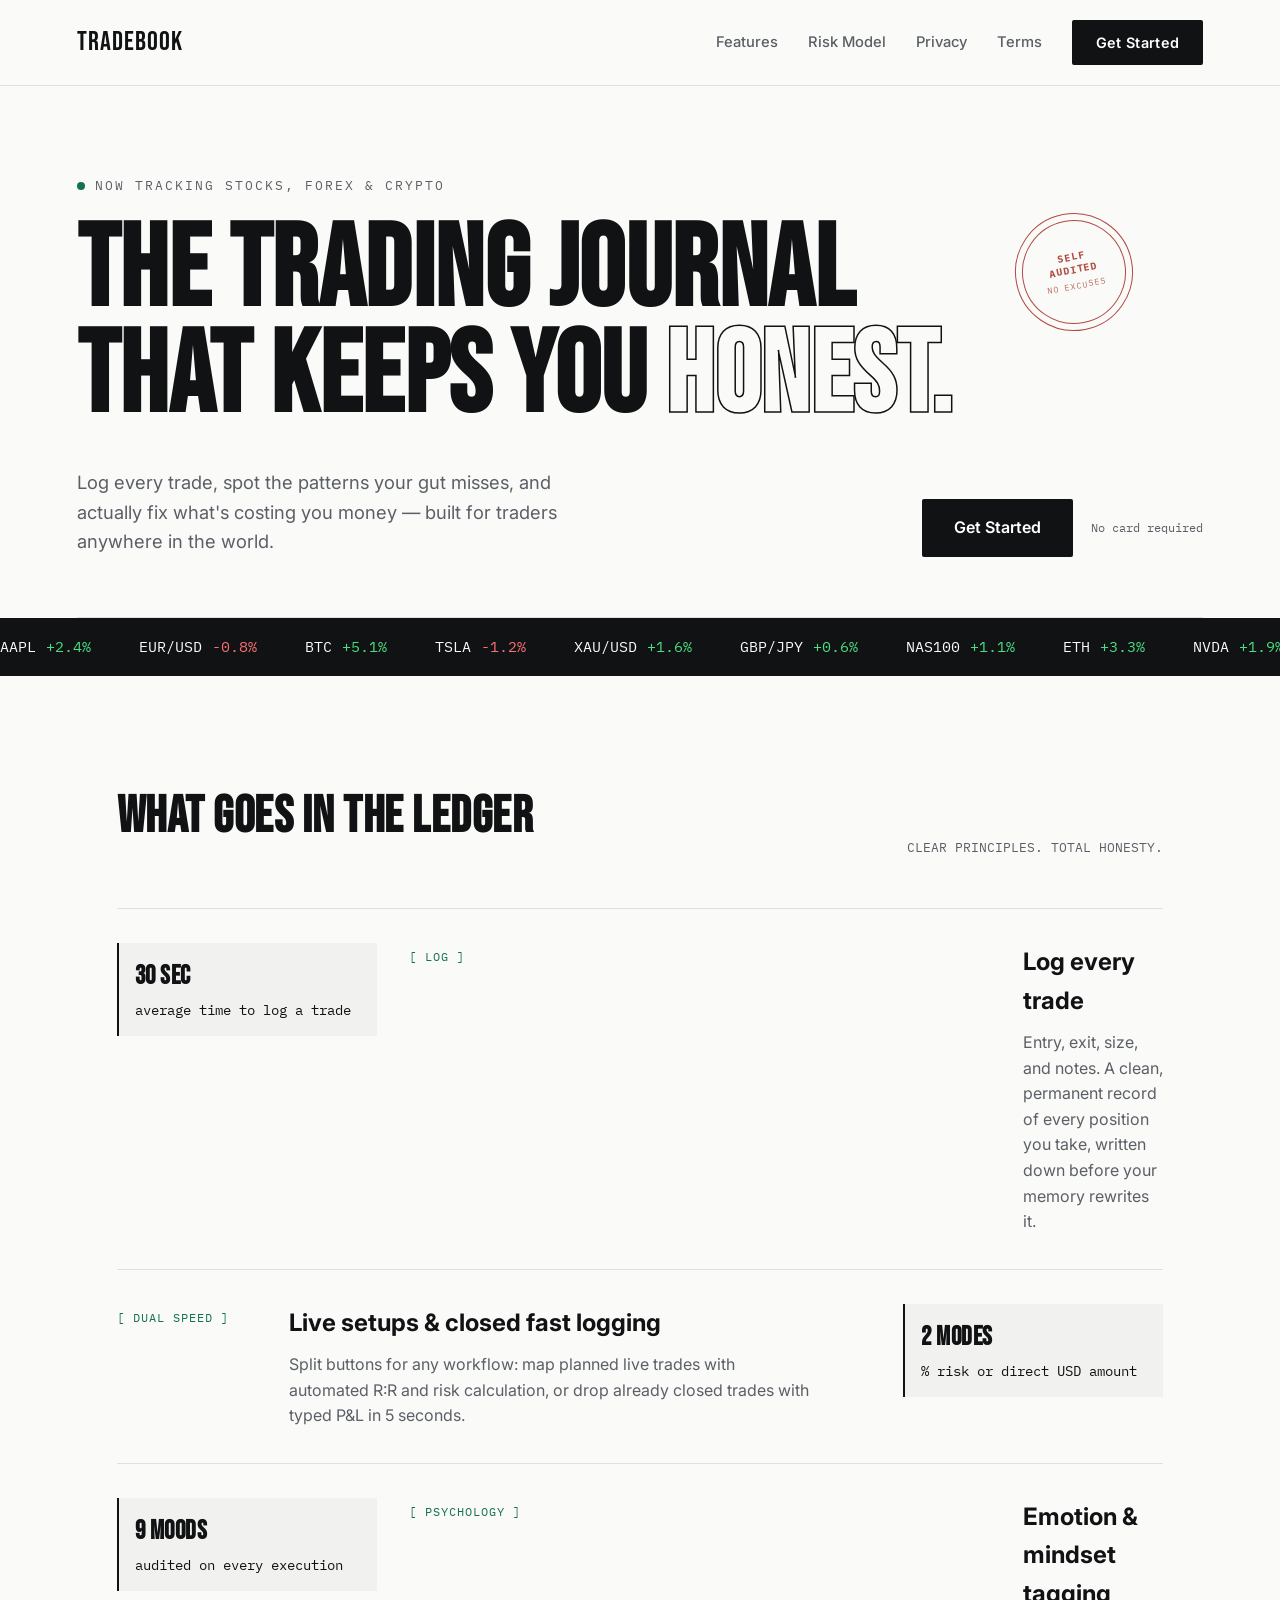
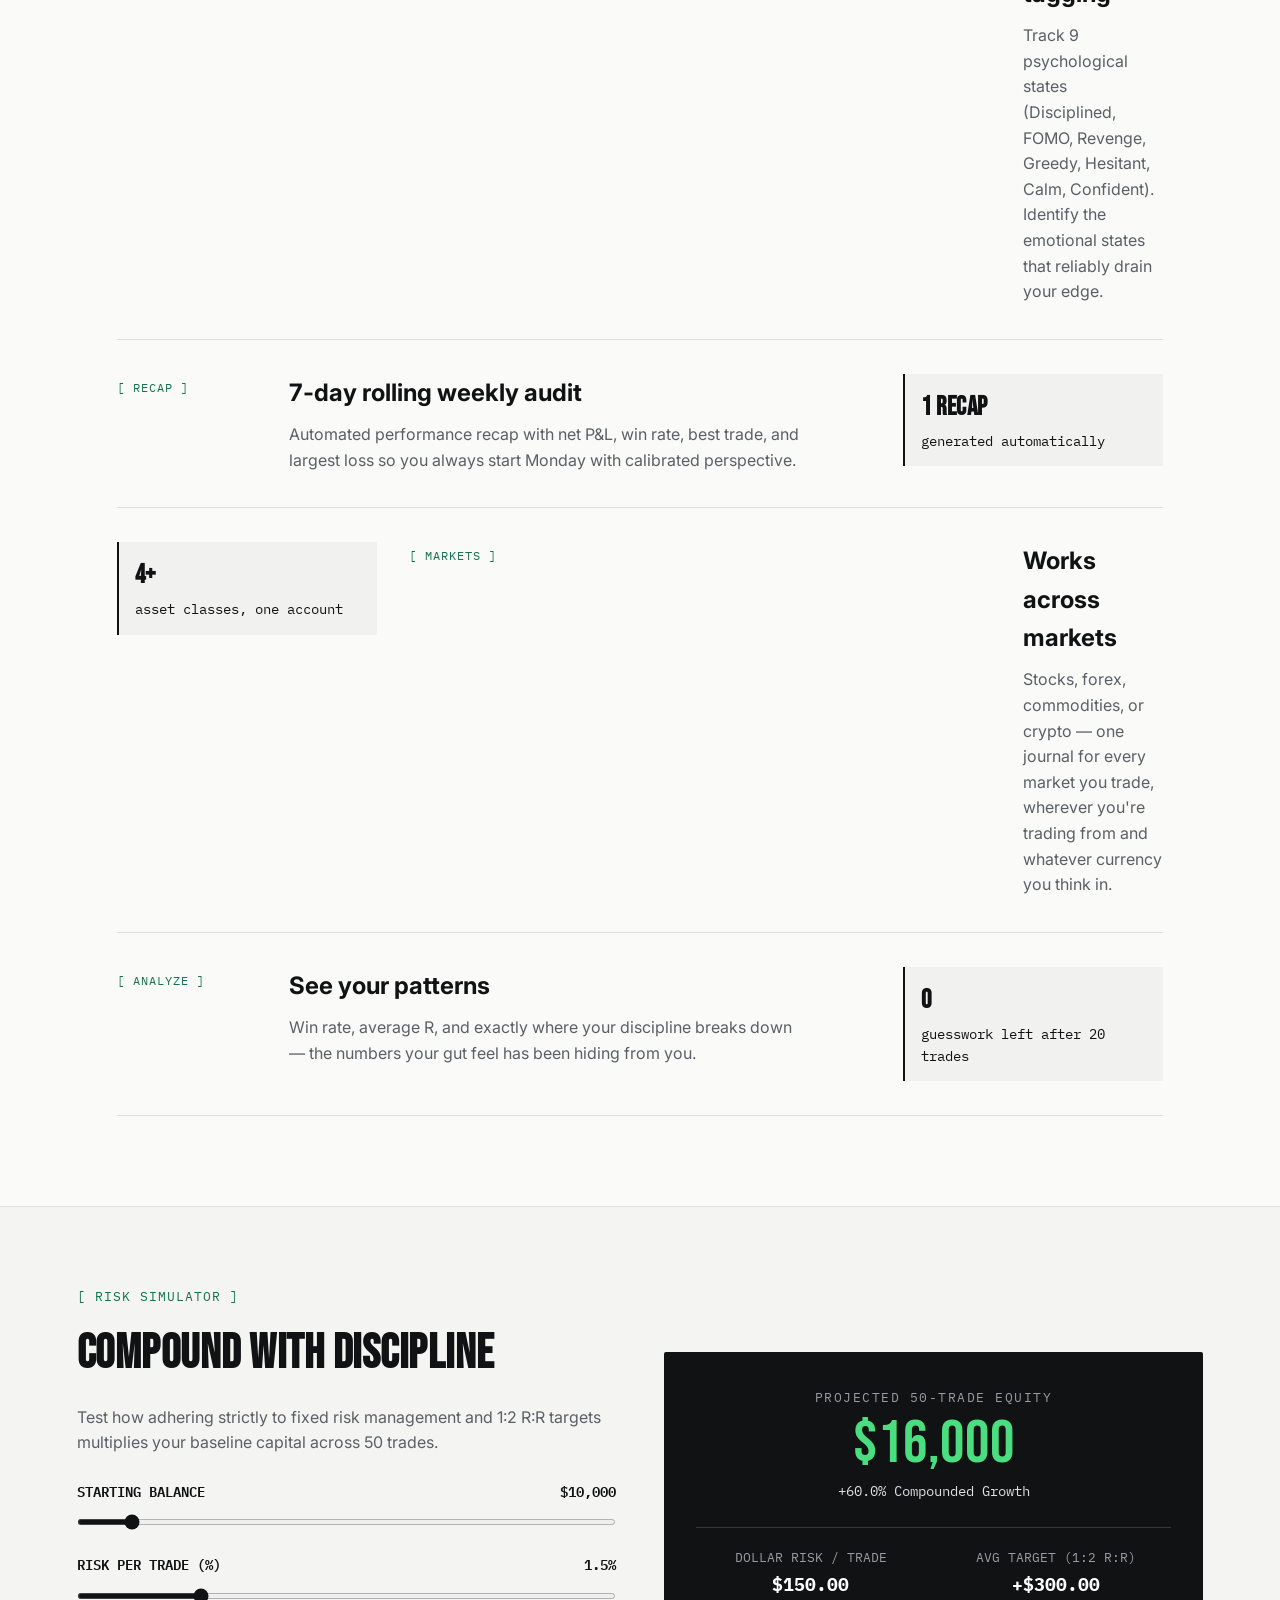
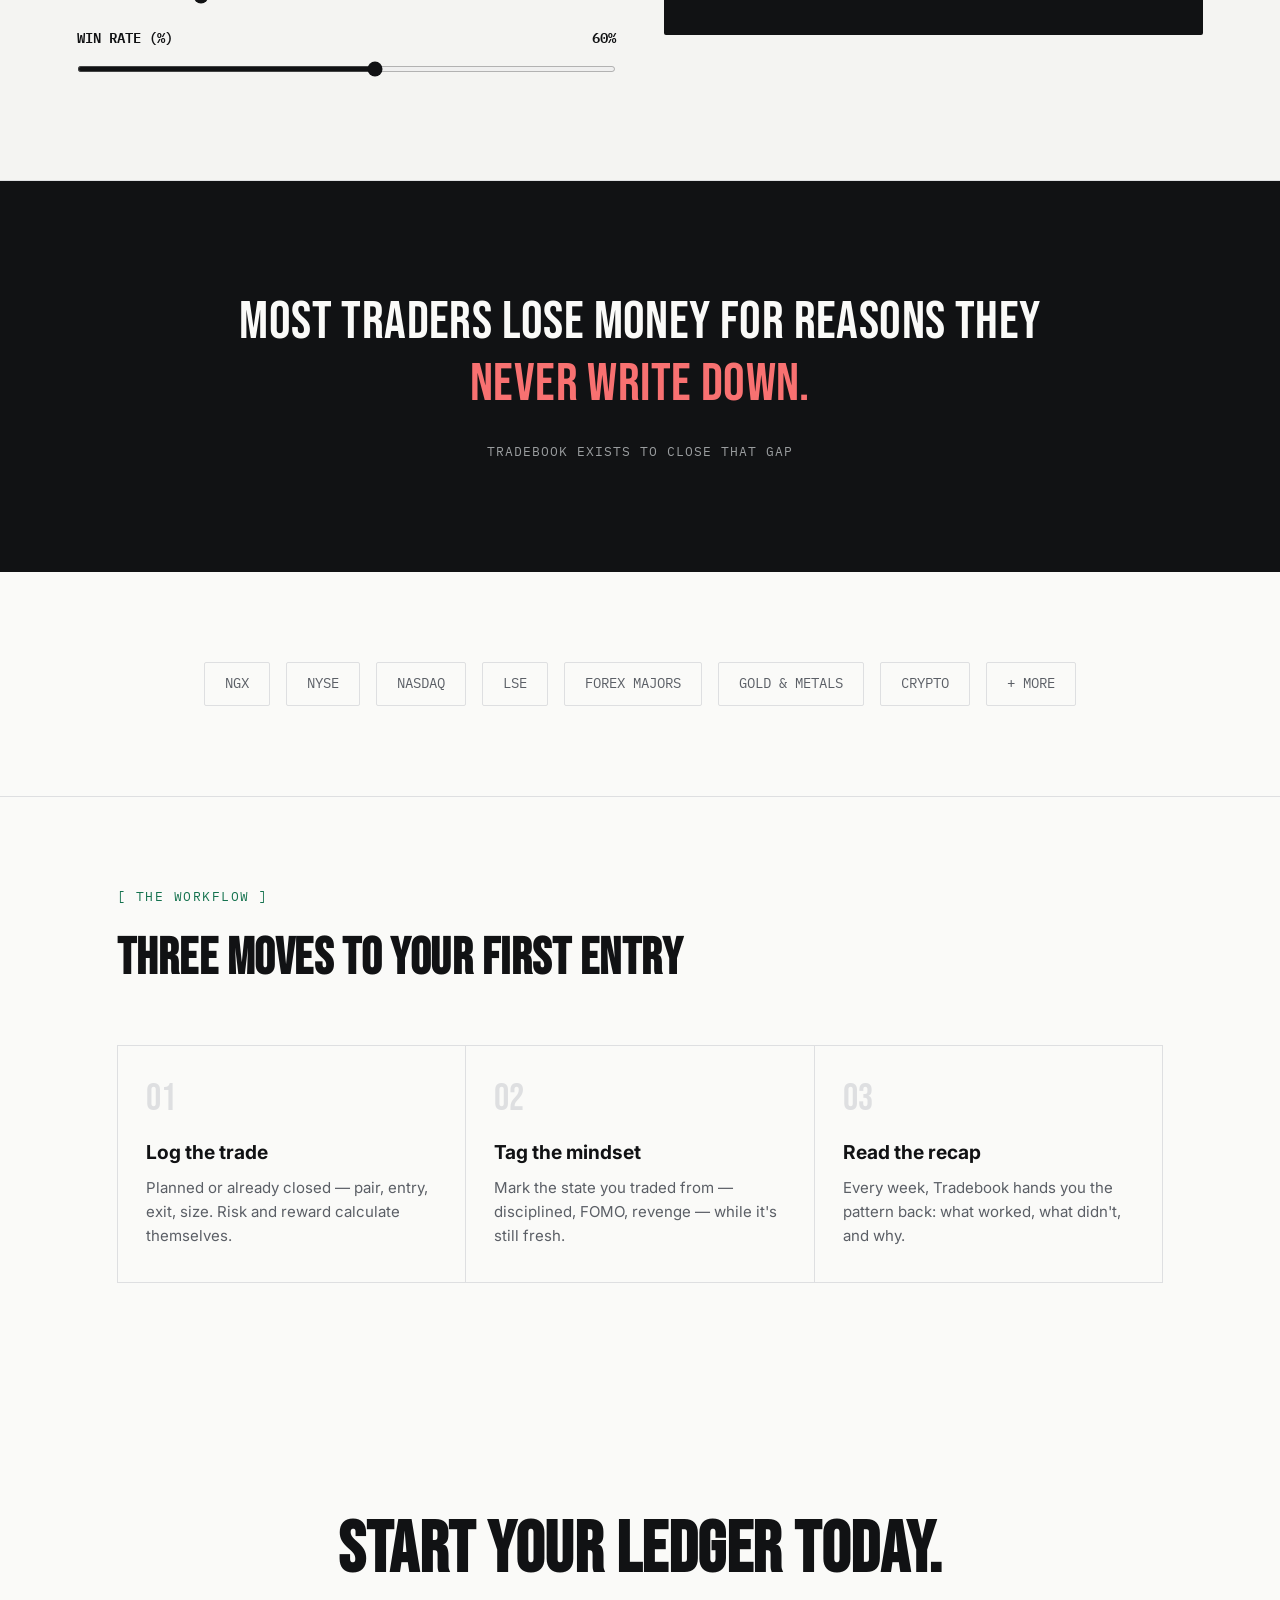
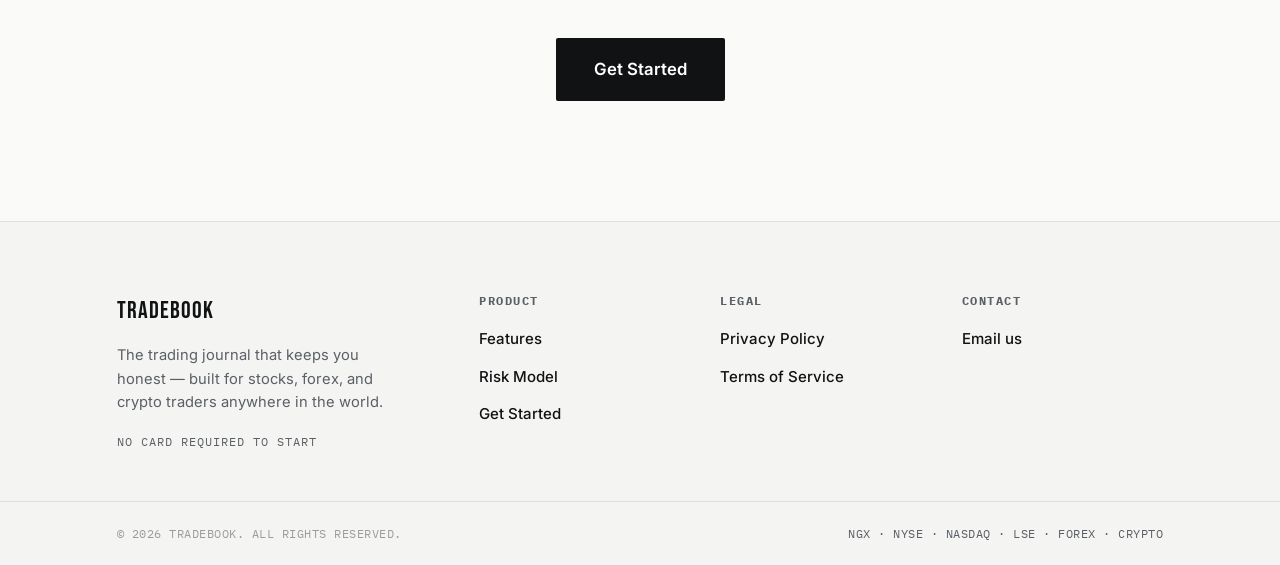
<file: index.html>
<!doctype html>
<html lang="en">
  <head>
    <meta charset="UTF-8" />
    <meta name="viewport" content="width=device-width, initial-scale=1.0" />
    <title>Trading Journal for Stocks, Forex & Crypto | Tradebook</title>
    <meta
      name="description"
      content="Log every trade in 30 seconds and see exactly why you're winning or losing. Tradebook is the trading journal for stocks, forex & crypto traders worldwide. No card required."
    />
    <meta property="og:type" content="website" />
    <meta property="og:site_name" content="Tradebook" />
    <meta
      property="og:title"
      content="Tradebook — The Trading Journal That Keeps You Honest"
    />
    <meta
      property="og:description"
      content="Log every trade in 30 seconds and see exactly why you're winning or losing. Built for stocks, forex & crypto traders worldwide."
    />
    <meta property="og:image" content="/images/icon-192.png" />
    <meta name="twitter:card" content="summary" />
    <meta
      name="twitter:title"
      content="Tradebook — The Trading Journal That Keeps You Honest"
    />
    <meta
      name="twitter:description"
      content="Log every trade in 30 seconds and see exactly why you're winning or losing."
    />
    <link rel="shortcut icon" href="/images/favicon.ico" />
    <link rel="icon" href="/images/favicon.ico" sizes="any" />
    <link
      rel="icon"
      href="/images/icon-192.png"
      type="image/png"
      sizes="192x192"
    />
    <link rel="apple-touch-icon" href="/images/icon-180.png" />
    <link rel="manifest" href="/manifest.json" />
    <meta name="theme-color" content="#111111" />
    <link rel="preconnect" href="https://fonts.googleapis.com" />
    <link rel="preconnect" href="https://fonts.gstatic.com" crossorigin />
    <link
      href="https://fonts.googleapis.com/css2?family=Bebas+Neue&family=Inter:wght@400;500;600;700;800&family=IBM+Plex+Mono:wght@400;500;600;700&display=swap"
      rel="stylesheet"
    />
    <style>
      :root {
        --paper: #fafaf8;
        --paper-alt: #f4f4f2;
        --ink: #111214;
        --slate: #5b5f66;
        --rule: #dedfe1;
        --gain: #14724e;
        --loss: #a32d22;
      }
      * {
        margin: 0;
        padding: 0;
        box-sizing: border-box;
        -webkit-tap-highlight-color: transparent;
      }
      html {
        scroll-behavior: smooth;
      }
      body {
        font-family:
          "Inter",
          -apple-system,
          BlinkMacSystemFont,
          "Segoe UI",
          Roboto,
          Arial,
          sans-serif;
        background: var(--paper);
        color: var(--ink);
        line-height: 1.6;
        overflow-x: hidden;
      }
      a {
        color: inherit;
      }
      :focus-visible {
        outline: 2px solid var(--ink);
        outline-offset: 3px;
      }

      .wordmark {
        font-family: "Bebas Neue", sans-serif;
        letter-spacing: 1px;
      }
      .mono {
        font-family: "IBM Plex Mono", monospace;
      }

      /* Anchor targets land clear of the sticky header instead of
         disappearing underneath it. */
      #features,
      #model {
        scroll-margin-top: 88px;
      }

      /* ---------- HEADER ---------- */
      header {
        position: sticky;
        top: 0;
        z-index: 50;
        padding: 20px 6%;
        display: flex;
        justify-content: space-between;
        align-items: center;
        background: rgba(250, 250, 248, 0.92);
        backdrop-filter: blur(8px);
        -webkit-backdrop-filter: blur(8px);
        border-bottom: 1px solid var(--rule);
      }
      .logo-link {
        display: inline-flex;
        align-items: center;
        text-decoration: none;
        transition: opacity 0.15s ease;
      }
      .logo-link:hover {
        opacity: 0.7;
      }
      .logo {
        font-size: 1.7rem;
      }
      nav {
        display: flex;
        align-items: center;
        gap: 30px;
      }
      nav a.link {
        color: var(--slate);
        text-decoration: none;
        font-size: 0.92rem;
        font-weight: 500;
        transition: color 0.15s ease;
      }
      nav a.link:hover {
        color: var(--ink);
      }
      .get-started {
        background: var(--ink);
        color: #fff;
        padding: 11px 24px;
        border-radius: 2px;
        text-decoration: none;
        font-weight: 600;
        font-size: 0.9rem;
        letter-spacing: 0.3px;
        white-space: nowrap;
        transition: background 0.15s ease;
      }
      .get-started:hover {
        background: #2c2e33;
      }

      @media (max-width: 480px) {
        header {
          padding: 16px 5%;
        }
        .logo {
          font-size: 1.3rem;
        }
        nav {
          gap: 14px;
        }
        nav a.link {
          display: none;
        }
        .get-started {
          padding: 9px 16px;
          font-size: 0.82rem;
        }
      }

      /* ---------- HERO ---------- */
      .hero {
        position: relative;
        padding: 90px 6% 0;
      }
      .hero-eyebrow {
        font-family: "IBM Plex Mono", monospace;
        font-size: 0.8rem;
        color: var(--slate);
        letter-spacing: 2px;
        text-transform: uppercase;
        margin-bottom: 22px;
        display: flex;
        align-items: center;
        gap: 10px;
      }
      .hero-eyebrow::before {
        content: "";
        width: 8px;
        height: 8px;
        background: var(--gain);
        border-radius: 50%;
        display: inline-block;
      }
      .hero-head-row {
        position: relative;
        max-width: 1100px;
      }
      .hero h1 {
        font-family: "Bebas Neue", sans-serif;
        font-size: clamp(3.2rem, 9vw, 7.5rem);
        line-height: 0.92;
        letter-spacing: 0.5px;
        margin-bottom: 8px;
      }
      .hero h1 .outline {
        -webkit-text-stroke: 1.5px var(--ink);
        color: var(--paper);
      }

      /* Signature element: a rubber-stamp mark echoing the "keeps you
         honest" / audit idea, set at a hairline-consistent angle. */
      .stamp {
        position: absolute;
        top: -6px;
        right: 4%;
        width: 118px;
        height: 118px;
        border: 1.5px solid var(--loss);
        border-radius: 50%;
        transform: rotate(-11deg);
        display: flex;
        flex-direction: column;
        align-items: center;
        justify-content: center;
        gap: 2px;
        color: var(--loss);
        font-family: "IBM Plex Mono", monospace;
        text-transform: uppercase;
        letter-spacing: 1px;
        text-align: center;
        pointer-events: none;
        opacity: 0.85;
      }
      .stamp::before {
        content: "";
        position: absolute;
        inset: 6px;
        border: 1px solid var(--loss);
        border-radius: 50%;
      }
      .stamp b {
        font-size: 0.62rem;
        line-height: 1.3;
      }
      .stamp span {
        font-size: 0.52rem;
        opacity: 0.85;
      }
      @media (max-width: 900px) {
        .stamp {
          display: none;
        }
      }

      .hero-sub {
        display: flex;
        justify-content: space-between;
        align-items: flex-end;
        gap: 40px;
        flex-wrap: wrap;
        padding: 30px 0 60px;
        border-bottom: 1px solid var(--rule);
      }
      .hero-sub p {
        font-size: 1.15rem;
        color: var(--slate);
        max-width: 480px;
      }
      .hero-cta-group {
        display: flex;
        align-items: center;
        gap: 18px;
        flex-shrink: 0;
      }
      .hero-cta {
        display: inline-block;
        background: var(--ink);
        color: #fff;
        padding: 16px 32px;
        text-decoration: none;
        font-weight: 600;
        font-size: 1rem;
        border-radius: 2px;
        white-space: nowrap;
        transition: background 0.15s ease;
      }
      .hero-cta:hover {
        background: #2c2e33;
      }
      .hero-note {
        font-family: "IBM Plex Mono", monospace;
        font-size: 0.78rem;
        color: var(--slate);
      }

      /* ---------- TICKER ---------- */
      .ticker-band {
        background: var(--ink);
        color: var(--paper);
        overflow: hidden;
        white-space: nowrap;
        padding: 16px 0;
        border-bottom: 1px solid var(--ink);
      }
      .ticker-track {
        display: inline-flex;
        gap: 48px;
        animation: scroll 32s linear infinite;
        font-family: "IBM Plex Mono", monospace;
        font-size: 0.95rem;
      }
      .ticker-band:hover .ticker-track {
        animation-play-state: paused;
      }
      .tick {
        display: inline-flex;
        gap: 10px;
        align-items: center;
      }
      .tick .up {
        color: #4ade80;
      }
      .tick .down {
        color: #f87171;
      }
      @keyframes scroll {
        from {
          transform: translateX(0);
        }
        to {
          transform: translateX(-50%);
        }
      }

      /* ---------- LEDGER FEATURES ---------- */
      .ledger {
        padding: 100px 6% 90px;
        max-width: 1200px;
        margin: 0 auto;
      }
      .ledger-head {
        display: flex;
        justify-content: space-between;
        align-items: flex-end;
        margin-bottom: 50px;
        gap: 24px;
        flex-wrap: wrap;
      }
      .ledger-head h2 {
        font-family: "Bebas Neue", sans-serif;
        font-size: clamp(2rem, 4vw, 3.2rem);
        letter-spacing: 0.5px;
      }
      .ledger-head span {
        font-family: "IBM Plex Mono", monospace;
        font-size: 0.8rem;
        color: var(--slate);
      }

      .entry {
        display: grid;
        grid-template-columns: 140px 1fr 260px;
        gap: 32px;
        align-items: start;
        padding: 34px 0;
        border-top: 1px solid var(--rule);
        opacity: 0;
        transform: translateY(14px);
        transition:
          opacity 0.5s ease,
          transform 0.5s ease;
      }
      .entry.in-view {
        opacity: 1;
        transform: translateY(0);
      }
      .entry:last-child {
        border-bottom: 1px solid var(--rule);
      }
      .entry:nth-child(even) {
        grid-template-columns: 260px 1fr 140px;
      }
      .entry:nth-child(even) .entry-stat {
        order: -1;
      }
      .entry-tag {
        font-family: "IBM Plex Mono", monospace;
        font-size: 0.78rem;
        color: var(--gain);
        text-transform: uppercase;
        letter-spacing: 1px;
        padding-top: 4px;
      }
      .entry-body h3 {
        font-size: 1.5rem;
        font-weight: 700;
        margin-bottom: 10px;
      }
      .entry-body p {
        color: var(--slate);
        font-size: 1rem;
        max-width: 520px;
      }
      .entry-stat {
        font-family: "IBM Plex Mono", monospace;
        font-size: 0.85rem;
        color: var(--ink);
        background: #f1f1ef;
        padding: 14px 16px;
        border-left: 2px solid var(--ink);
      }
      .entry-stat b {
        display: block;
        font-size: 1.6rem;
        font-family: "Bebas Neue", sans-serif;
        letter-spacing: 0.5px;
        margin-bottom: 2px;
      }

      @media (max-width: 780px) {
        .entry,
        .entry:nth-child(even) {
          grid-template-columns: 1fr;
          gap: 14px;
        }
        .entry:nth-child(even) .entry-stat {
          order: 0;
        }
      }

      /* ---------- INTERACTIVE RISK SIMULATOR ---------- */
      .calc-section {
        padding: 80px 6%;
        background: var(--paper-alt);
        border-top: 1px solid var(--rule);
        border-bottom: 1px solid var(--rule);
      }
      .calc-wrap {
        max-width: 1200px;
        margin: 0 auto;
        display: grid;
        grid-template-columns: 1fr 1fr;
        gap: 48px;
        align-items: center;
      }
      @media (max-width: 860px) {
        .calc-wrap {
          grid-template-columns: 1fr;
          gap: 32px;
        }
      }
      .calc-left h2 {
        font-family: "Bebas Neue", sans-serif;
        font-size: clamp(2rem, 4vw, 3rem);
        letter-spacing: 0.5px;
        margin-bottom: 12px;
      }
      .calc-left p {
        color: var(--slate);
        font-size: 1rem;
        margin-bottom: 24px;
      }
      .slider-control {
        margin-bottom: 20px;
      }
      .slider-control .sc-head {
        display: flex;
        justify-content: space-between;
        font-family: "IBM Plex Mono", monospace;
        font-size: 0.85rem;
        margin-bottom: 6px;
        font-weight: 600;
      }
      .slider-control input[type="range"] {
        width: 100%;
        accent-color: var(--ink);
        height: 6px;
        cursor: pointer;
      }
      .calc-card {
        background: var(--ink);
        color: var(--paper);
        padding: 36px 32px;
        border-radius: 2px;
        text-align: center;
      }
      .calc-card-title {
        font-family: "IBM Plex Mono", monospace;
        font-size: 0.8rem;
        letter-spacing: 1.5px;
        color: #9a9d9f;
        text-transform: uppercase;
        margin-bottom: 6px;
      }
      .calc-card-val {
        font-family: "Bebas Neue", sans-serif;
        font-size: 3.8rem;
        letter-spacing: 1px;
        color: #4ade80;
        line-height: 1;
        margin-bottom: 6px;
      }
      .calc-card-sub {
        font-family: "IBM Plex Mono", monospace;
        font-size: 0.85rem;
        color: #dedfe1;
      }
      .calc-card-grid {
        display: grid;
        grid-template-columns: 1fr 1fr;
        gap: 16px;
        margin-top: 24px;
        padding-top: 20px;
        border-top: 1px solid rgba(255, 255, 255, 0.15);
      }
      .calc-card-stat {
        font-family: "IBM Plex Mono", monospace;
        font-size: 0.8rem;
        color: #9a9d9f;
      }
      .calc-card-stat b {
        display: block;
        color: #fff;
        font-size: 1.15rem;
        margin-top: 2px;
      }

      /* ---------- PULL QUOTE ---------- */
      .pull {
        background: var(--ink);
        color: var(--paper);
        padding: 110px 6%;
        text-align: center;
      }
      .pull p {
        font-family: "Bebas Neue", sans-serif;
        font-size: clamp(1.8rem, 4.5vw, 3.4rem);
        max-width: 900px;
        margin: 0 auto;
        line-height: 1.15;
        letter-spacing: 0.4px;
      }
      .pull span {
        color: #f87171;
      }
      .pull small {
        display: block;
        margin-top: 26px;
        font-family: "IBM Plex Mono", monospace;
        font-size: 0.8rem;
        color: #9a9d9f;
        letter-spacing: 1px;
        text-transform: uppercase;
      }

      /* ---------- BUILT FOR ---------- */
      .markets {
        padding: 90px 6%;
        display: flex;
        gap: 16px;
        flex-wrap: wrap;
        justify-content: center;
        border-bottom: 1px solid var(--rule);
      }
      .markets span {
        font-family: "IBM Plex Mono", monospace;
        font-size: 0.85rem;
        padding: 10px 20px;
        border: 1px solid var(--rule);
        border-radius: 2px;
        color: var(--slate);
      }

      /* ---------- THREE MOVES (process) ---------- */
      .process {
        padding: 90px 6%;
        max-width: 1200px;
        margin: 0 auto;
      }
      .process-head {
        margin-bottom: 46px;
      }
      .process-head span.mono {
        font-size: 0.8rem;
        color: var(--gain);
        letter-spacing: 1.5px;
        text-transform: uppercase;
        display: block;
        margin-bottom: 10px;
      }
      .process-head h2 {
        font-family: "Bebas Neue", sans-serif;
        font-size: clamp(2rem, 4vw, 3.2rem);
        letter-spacing: 0.5px;
      }
      .process-grid {
        display: grid;
        grid-template-columns: repeat(3, 1fr);
        gap: 1px;
        background: var(--rule);
        border: 1px solid var(--rule);
      }
      .process-step {
        background: var(--paper);
        padding: 34px 28px;
      }
      .process-step .num {
        font-family: "Bebas Neue", sans-serif;
        font-size: 2.4rem;
        color: var(--rule);
        line-height: 1;
        margin-bottom: 18px;
      }
      .process-step h3 {
        font-size: 1.2rem;
        font-weight: 700;
        margin-bottom: 8px;
      }
      .process-step p {
        color: var(--slate);
        font-size: 0.94rem;
      }
      @media (max-width: 780px) {
        .process-grid {
          grid-template-columns: 1fr;
        }
      }

      /* ---------- FINAL CTA ---------- */
      .final-cta {
        padding: 120px 6%;
        text-align: center;
      }
      .final-cta h2 {
        font-family: "Bebas Neue", sans-serif;
        font-size: clamp(2.4rem, 6vw, 4.5rem);
        margin-bottom: 30px;
        letter-spacing: 0.5px;
      }
      .final-cta .hero-cta {
        font-size: 1.05rem;
        padding: 18px 38px;
      }

      /* ---------- FOOTER ---------- */
      footer {
        border-top: 1px solid var(--rule);
        background: var(--paper-alt);
      }
      .footer-main {
        max-width: 1200px;
        margin: 0 auto;
        padding: 70px 6% 50px;
        display: grid;
        grid-template-columns: 1.6fr 1fr 1fr 1fr;
        gap: 40px;
      }
      .footer-brand .logo-link {
        margin-bottom: 14px;
      }
      .footer-brand .footer-mark {
        font-family: "Bebas Neue", sans-serif;
        font-size: 1.5rem;
        color: var(--ink);
        letter-spacing: 1px;
      }
      .footer-brand p {
        color: var(--slate);
        font-size: 0.92rem;
        max-width: 280px;
        margin-bottom: 18px;
      }
      .footer-brand .foot-eyebrow {
        font-family: "IBM Plex Mono", monospace;
        font-size: 0.72rem;
        color: var(--slate);
        letter-spacing: 1px;
        text-transform: uppercase;
      }
      .footer-col h4 {
        font-family: "IBM Plex Mono", monospace;
        font-size: 0.72rem;
        letter-spacing: 1.5px;
        text-transform: uppercase;
        color: var(--slate);
        margin-bottom: 16px;
      }
      .footer-col ul {
        list-style: none;
        display: flex;
        flex-direction: column;
        gap: 12px;
      }
      .footer-col a {
        text-decoration: none;
        font-size: 0.94rem;
        font-weight: 500;
        color: var(--ink);
        transition: color 0.15s ease;
      }
      .footer-col a:hover {
        color: var(--gain);
      }
      @media (max-width: 780px) {
        .footer-main {
          grid-template-columns: 1fr 1fr;
        }
        .footer-brand {
          grid-column: 1 / -1;
        }
        .footer-col h4 {
          margin-bottom: 10px;
        }
        .footer-col ul {
          gap: 10px;
        }
      }
      @media (max-width: 480px) {
        .footer-main {
          padding: 44px 5% 32px;
          gap: 24px 16px;
        }
        .footer-brand p {
          max-width: none;
        }
      }

      .footer-bottom {
        border-top: 1px solid var(--rule);
      }
      .footer-bottom-inner {
        max-width: 1200px;
        margin: 0 auto;
        padding: 22px 6%;
        display: flex;
        justify-content: space-between;
        align-items: center;
        gap: 16px;
        flex-wrap: wrap;
      }
      .footer-bottom .copyright {
        font-family: "IBM Plex Mono", monospace;
        font-size: 0.75rem;
        color: #9a9d9f;
        letter-spacing: 0.5px;
        text-transform: uppercase;
      }
      .footer-bottom .foot-markets {
        font-family: "IBM Plex Mono", monospace;
        font-size: 0.75rem;
        color: var(--slate);
        letter-spacing: 0.5px;
      }

      @media (prefers-reduced-motion: reduce) {
        .ticker-track {
          animation: none;
        }
        .entry {
          opacity: 1;
          transform: none;
          transition: none;
        }
      }
    </style>
  </head>
  <body>
    <header>
      <a class="logo-link" href="index.html" aria-label="Tradebook home">
        <div class="logo wordmark">TRADEBOOK</div>
      </a>
      <nav>
        <a class="link" href="#features">Features</a>
        <a class="link" href="#model">Risk Model</a>
        <a class="link" href="privacy.html">Privacy</a>
        <a class="link" href="terms.html">Terms</a>
        <a class="get-started" href="onboarding.html">Get Started</a>
      </nav>
    </header>

    <section class="hero">
      <div class="hero-eyebrow">Now tracking stocks, forex &amp; crypto</div>
      <div class="hero-head-row">
        <div class="stamp" aria-hidden="true">
          <b>SELF<br />AUDITED</b>
          <span>NO EXCUSES</span>
        </div>
        <h1>
          THE TRADING JOURNAL<br />THAT KEEPS YOU
          <span class="outline">HONEST.</span>
        </h1>
      </div>
      <div class="hero-sub">
        <p>
          Log every trade, spot the patterns your gut misses, and actually fix
          what's costing you money — built for traders anywhere in the world.
        </p>
        <div class="hero-cta-group">
          <a class="hero-cta" href="onboarding.html">Get Started</a>
          <span class="hero-note">No card required</span>
        </div>
      </div>
    </section>

    <div class="ticker-band" aria-hidden="true">
      <div class="ticker-track">
        <span class="tick">AAPL <span class="up">+2.4%</span></span>
        <span class="tick">EUR/USD <span class="down">-0.8%</span></span>
        <span class="tick">BTC <span class="up">+5.1%</span></span>
        <span class="tick">TSLA <span class="down">-1.2%</span></span>
        <span class="tick">XAU/USD <span class="up">+1.6%</span></span>
        <span class="tick">GBP/JPY <span class="up">+0.6%</span></span>
        <span class="tick">NAS100 <span class="up">+1.1%</span></span>
        <span class="tick">ETH <span class="up">+3.3%</span></span>
        <span class="tick">NVDA <span class="up">+1.9%</span></span>
        <span class="tick">USD/ZAR <span class="down">-0.4%</span></span>
        <span class="tick">AAPL <span class="up">+2.4%</span></span>
        <span class="tick">EUR/USD <span class="down">-0.8%</span></span>
        <span class="tick">BTC <span class="up">+5.1%</span></span>
        <span class="tick">TSLA <span class="down">-1.2%</span></span>
        <span class="tick">XAU/USD <span class="up">+1.6%</span></span>
        <span class="tick">GBP/JPY <span class="up">+0.6%</span></span>
        <span class="tick">ETH <span class="up">+3.3%</span></span>
        <span class="tick">NVDA <span class="up">+1.9%</span></span>
      </div>
    </div>

    <section class="ledger" id="features">
      <div class="ledger-head">
        <h2>What goes in the ledger</h2>
        <span>CLEAR PRINCIPLES. TOTAL HONESTY.</span>
      </div>

      <div class="entry">
        <div class="entry-tag">[ LOG ]</div>
        <div class="entry-body">
          <h3>Log every trade</h3>
          <p>
            Entry, exit, size, and notes. A clean, permanent record of every
            position you take, written down before your memory rewrites it.
          </p>
        </div>
        <div class="entry-stat"><b>30 SEC</b>average time to log a trade</div>
      </div>

      <div class="entry">
        <div class="entry-tag">[ DUAL SPEED ]</div>
        <div class="entry-body">
          <h3>Live setups &amp; closed fast logging</h3>
          <p>
            Split buttons for any workflow: map planned live trades with
            automated R:R and risk calculation, or drop already closed trades
            with typed P&amp;L in 5 seconds.
          </p>
        </div>
        <div class="entry-stat"><b>2 MODES</b>% risk or direct USD amount</div>
      </div>

      <div class="entry">
        <div class="entry-tag">[ PSYCHOLOGY ]</div>
        <div class="entry-body">
          <h3>Emotion &amp; mindset tagging</h3>
          <p>
            Track 9 psychological states (Disciplined, FOMO, Revenge, Greedy,
            Hesitant, Calm, Confident). Identify the emotional states that
            reliably drain your edge.
          </p>
        </div>
        <div class="entry-stat"><b>9 MOODS</b>audited on every execution</div>
      </div>

      <div class="entry">
        <div class="entry-tag">[ RECAP ]</div>
        <div class="entry-body">
          <h3>7-day rolling weekly audit</h3>
          <p>
            Automated performance recap with net P&amp;L, win rate, best trade,
            and largest loss so you always start Monday with calibrated
            perspective.
          </p>
        </div>
        <div class="entry-stat"><b>1 RECAP</b>generated automatically</div>
      </div>

      <div class="entry">
        <div class="entry-tag">[ MARKETS ]</div>
        <div class="entry-body">
          <h3>Works across markets</h3>
          <p>
            Stocks, forex, commodities, or crypto — one journal for every market
            you trade, wherever you're trading from and whatever currency you
            think in.
          </p>
        </div>
        <div class="entry-stat"><b>4+</b>asset classes, one account</div>
      </div>

      <div class="entry">
        <div class="entry-tag">[ ANALYZE ]</div>
        <div class="entry-body">
          <h3>See your patterns</h3>
          <p>
            Win rate, average R, and exactly where your discipline breaks down —
            the numbers your gut feel has been hiding from you.
          </p>
        </div>
        <div class="entry-stat"><b>0</b>guesswork left after 20 trades</div>
      </div>
    </section>

    <!-- INTERACTIVE DISCIPLINE & RISK MODELER -->
    <section class="calc-section" id="model">
      <div class="calc-wrap">
        <div class="calc-left">
          <div
            class="mono"
            style="
              font-size: 0.8rem;
              color: var(--gain);
              letter-spacing: 1px;
              text-transform: uppercase;
              margin-bottom: 8px;
            "
          >
            [ RISK SIMULATOR ]
          </div>
          <h2>Compound with discipline</h2>
          <p>
            Test how adhering strictly to fixed risk management and 1:2 R:R
            targets multiplies your baseline capital across 50 trades.
          </p>

          <div class="slider-control">
            <div class="sc-head">
              <span>STARTING BALANCE</span>
              <span id="calcBalVal">$10,000</span>
            </div>
            <input
              type="range"
              id="calcBalSlider"
              min="1000"
              max="100000"
              step="1000"
              value="10000"
            />
          </div>

          <div class="slider-control">
            <div class="sc-head">
              <span>RISK PER TRADE (%)</span>
              <span id="calcRiskVal">1.5%</span>
            </div>
            <input
              type="range"
              id="calcRiskSlider"
              min="0.5"
              max="5.0"
              step="0.5"
              value="1.5"
            />
          </div>

          <div class="slider-control">
            <div class="sc-head">
              <span>WIN RATE (%)</span>
              <span id="calcWinVal">60%</span>
            </div>
            <input
              type="range"
              id="calcWinSlider"
              min="35"
              max="80"
              step="5"
              value="60"
            />
          </div>
        </div>

        <div class="calc-card">
          <div class="calc-card-title">PROJECTED 50-TRADE EQUITY</div>
          <div class="calc-card-val" id="calcResultDisplay">$13,750</div>
          <div class="calc-card-sub" id="calcRoiDisplay">
            +37.5% Compounded Growth
          </div>

          <div class="calc-card-grid">
            <div class="calc-card-stat">
              <span>DOLLAR RISK / TRADE</span>
              <b id="calcDollarRiskDisplay">$150.00</b>
            </div>
            <div class="calc-card-stat">
              <span>AVG TARGET (1:2 R:R)</span>
              <b id="calcDollarRewardDisplay">+$300.00</b>
            </div>
          </div>
        </div>
      </div>
    </section>

    <section class="pull">
      <p>
        Most traders lose money for reasons they <span>never write down.</span>
      </p>
      <small>Tradebook exists to close that gap</small>
    </section>

    <section class="markets">
      <span>NGX</span>
      <span>NYSE</span>
      <span>NASDAQ</span>
      <span>LSE</span>
      <span>FOREX MAJORS</span>
      <span>GOLD &amp; METALS</span>
      <span>CRYPTO</span>
      <span>+ MORE</span>
    </section>

    <section class="process">
      <div class="process-head">
        <span class="mono">[ THE WORKFLOW ]</span>
        <h2>Three moves to your first entry</h2>
      </div>
      <div class="process-grid">
        <div class="process-step">
          <div class="num">01</div>
          <h3>Log the trade</h3>
          <p>
            Planned or already closed — pair, entry, exit, size. Risk and reward
            calculate themselves.
          </p>
        </div>
        <div class="process-step">
          <div class="num">02</div>
          <h3>Tag the mindset</h3>
          <p>
            Mark the state you traded from — disciplined, FOMO, revenge — while
            it's still fresh.
          </p>
        </div>
        <div class="process-step">
          <div class="num">03</div>
          <h3>Read the recap</h3>
          <p>
            Every week, Tradebook hands you the pattern back: what worked, what
            didn't, and why.
          </p>
        </div>
      </div>
    </section>

    <section class="final-cta">
      <h2>Start your ledger today.</h2>
      <a class="hero-cta" href="onboarding.html">Get Started</a>
    </section>

    <footer>
      <div class="footer-main">
        <div class="footer-brand">
          <a class="logo-link" href="index.html" aria-label="Tradebook home">
            <div class="footer-mark wordmark">TRADEBOOK</div>
          </a>
          <p>
            The trading journal that keeps you honest — built for stocks, forex,
            and crypto traders anywhere in the world.
          </p>
          <div class="foot-eyebrow">No card required to start</div>
        </div>

        <div class="footer-col">
          <h4>Product</h4>
          <ul>
            <li><a href="#features">Features</a></li>
            <li><a href="#model">Risk Model</a></li>
            <li><a href="onboarding.html">Get Started</a></li>
          </ul>
        </div>

        <div class="footer-col">
          <h4>Legal</h4>
          <ul>
            <li><a href="privacy.html">Privacy Policy</a></li>
            <li><a href="terms.html">Terms of Service</a></li>
          </ul>
        </div>

        <div class="footer-col">
          <h4>Contact</h4>
          <ul>
            <li><a href="mailto:velozautomations@gmail.com">Email us</a></li>
          </ul>
        </div>
      </div>

      <div class="footer-bottom">
        <div class="footer-bottom-inner">
          <div class="copyright">
            &copy; 2026 Tradebook. All rights reserved.
          </div>
          <div class="foot-markets">
            NGX · NYSE · NASDAQ · LSE · FOREX · CRYPTO
          </div>
        </div>
      </div>
    </footer>

    <script>
      const balSlider = document.getElementById("calcBalSlider");
      const riskSlider = document.getElementById("calcRiskSlider");
      const winSlider = document.getElementById("calcWinSlider");

      const balVal = document.getElementById("calcBalVal");
      const riskVal = document.getElementById("calcRiskVal");
      const winVal = document.getElementById("calcWinVal");

      const resultDisplay = document.getElementById("calcResultDisplay");
      const roiDisplay = document.getElementById("calcRoiDisplay");
      const dollarRiskDisplay = document.getElementById(
        "calcDollarRiskDisplay",
      );
      const dollarRewardDisplay = document.getElementById(
        "calcDollarRewardDisplay",
      );

      function updateCalc() {
        if (!balSlider || !riskSlider || !winSlider) return;
        const bal = parseFloat(balSlider.value);
        const riskPct = parseFloat(riskSlider.value);
        const winRate = parseFloat(winSlider.value) / 100;

        balVal.textContent = "$" + bal.toLocaleString();
        riskVal.textContent = riskPct.toFixed(1) + "%";
        winVal.textContent = Math.round(winRate * 100) + "%";

        const dollarRisk = bal * (riskPct / 100);
        const dollarReward = dollarRisk * 2.0;

        dollarRiskDisplay.textContent = "$" + dollarRisk.toFixed(2);
        dollarRewardDisplay.textContent = "+$" + dollarReward.toFixed(2);

        const trades = 50;
        const wins = Math.round(trades * winRate);
        const losses = trades - wins;
        const netGrowth = wins * dollarReward - losses * dollarRisk;
        const finalBal = Math.max(0, bal + netGrowth);
        const roi = ((finalBal - bal) / bal) * 100;

        resultDisplay.textContent = "$" + Math.round(finalBal).toLocaleString();
        roiDisplay.textContent =
          (roi >= 0 ? "+" : "") + roi.toFixed(1) + "% Compounded Growth";
      }

      if (balSlider && riskSlider && winSlider) {
        balSlider.addEventListener("input", updateCalc);
        riskSlider.addEventListener("input", updateCalc);
        winSlider.addEventListener("input", updateCalc);
        updateCalc();
      }

      // Ledger entries fade/slide into view as they're scrolled to,
      // instead of all appearing at once.
      const reduceMotion = window.matchMedia(
        "(prefers-reduced-motion: reduce)",
      ).matches;
      const entries = document.querySelectorAll(".entry");
      if (!reduceMotion && "IntersectionObserver" in window) {
        const io = new IntersectionObserver(
          (items) => {
            items.forEach((item) => {
              if (item.isIntersecting) {
                item.target.classList.add("in-view");
                io.unobserve(item.target);
              }
            });
          },
          { threshold: 0.15, rootMargin: "0px 0px -40px 0px" },
        );
        entries.forEach((el) => io.observe(el));
      } else {
        entries.forEach((el) => el.classList.add("in-view"));
      }
    </script>
  </body>
</html>
</file>
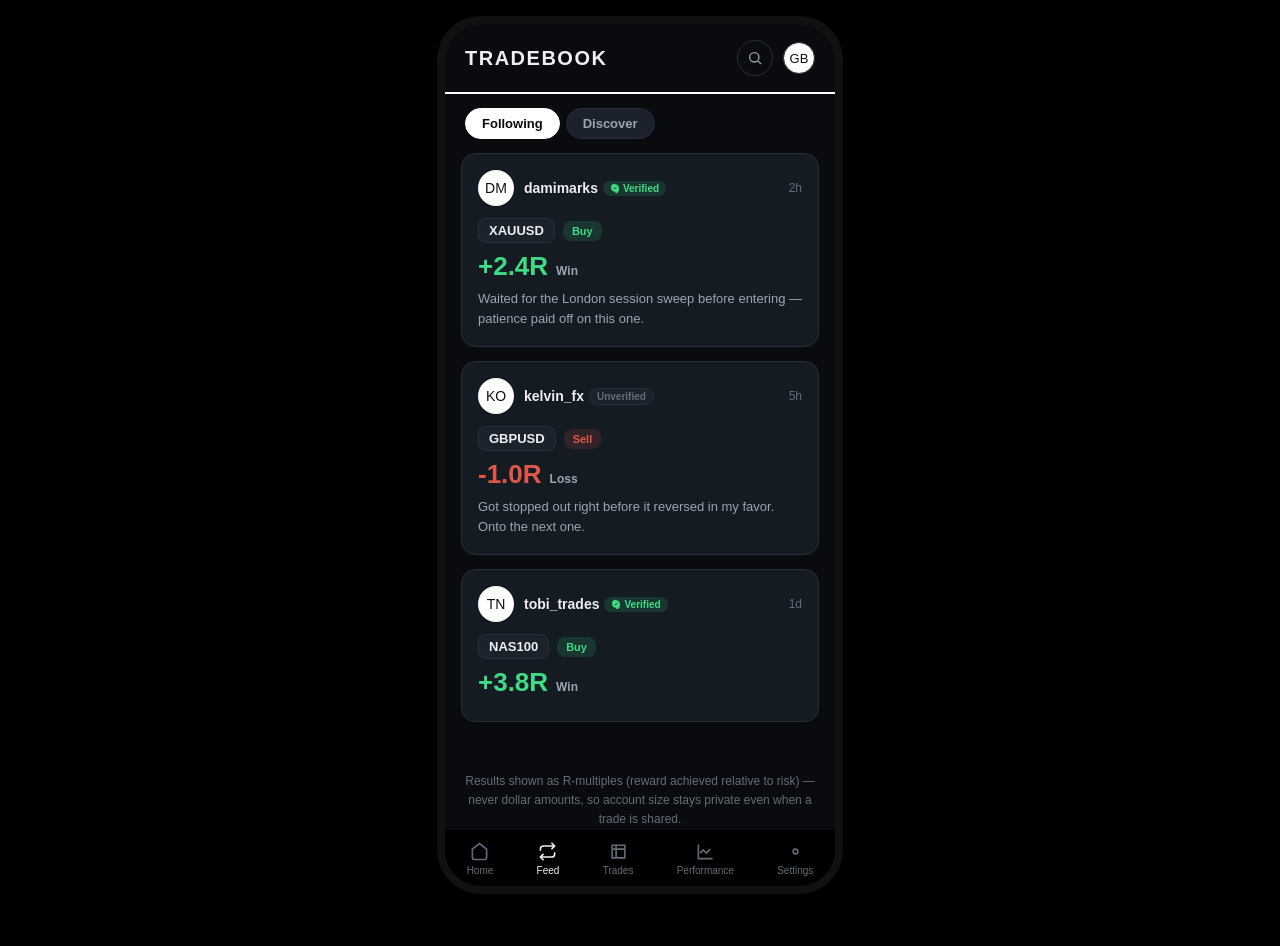
<file: mockup.html>
<!doctype html>
<html lang="en">
  <head>
    <meta charset="UTF-8" />
    <meta name="viewport" content="width=device-width, initial-scale=1.0" />
    <title>Tradebook — Feed mockup</title>
    <style>
      :root {
        --bg: #0a0b0f;
        --panel: #151b23;
        --field: #1b222c;
        --field-border: #262f3b;
        --border-light: #333e4c;
        --text: #eceff3;
        --text-dim: #9aa5b1;
        --text-faint: #626d7a;
        --sell: #e0574a;
        --win: #3ddc84;
        --accent: #ffffff;
        --amber: #e6b25c;
      }
      * {
        box-sizing: border-box;
      }
      body {
        margin: 0;
        background: #000;
        font-family:
          -apple-system, BlinkMacSystemFont, "Segoe UI", Roboto, Helvetica,
          Arial, sans-serif;
        display: flex;
        justify-content: center;
        padding: 24px 0 60px;
      }
      .phone {
        width: 390px;
        background: var(--bg);
        border-radius: 36px;
        box-shadow:
          0 0 0 8px #111,
          0 0 40px rgba(0, 0, 0, 0.6);
        overflow: hidden;
      }
      .topbar {
        display: flex;
        justify-content: space-between;
        align-items: center;
        padding: 16px 20px;
        border-bottom: 2px solid var(--accent);
      }
      .brand {
        color: var(--text);
        letter-spacing: 1.5px;
        font-size: 20px;
        font-weight: 800;
      }
      .topbar-right {
        display: flex;
        align-items: center;
        gap: 10px;
      }
      .icon-btn {
        width: 36px;
        height: 36px;
        border-radius: 999px;
        border: 1px solid var(--field-border);
        display: flex;
        align-items: center;
        justify-content: center;
        color: var(--text-dim);
      }
      .icon-btn svg {
        width: 16px;
        height: 16px;
      }

      .feed-tabs {
        display: flex;
        gap: 6px;
        padding: 14px 20px 10px;
      }
      .feed-tab {
        padding: 7px 16px;
        border-radius: 999px;
        font-size: 13px;
        font-weight: 600;
        background: var(--field);
        color: var(--text-dim);
        border: 1px solid var(--field-border);
      }
      .feed-tab.active {
        background: var(--accent);
        color: #0a0b0f;
        border-color: var(--accent);
      }

      .feed {
        padding: 4px 16px 20px;
        display: flex;
        flex-direction: column;
        gap: 14px;
      }

      .post-card {
        background: var(--panel);
        border: 1px solid var(--field-border);
        border-radius: 14px;
        padding: 16px;
      }
      .post-head {
        display: flex;
        align-items: center;
        gap: 10px;
        margin-bottom: 12px;
      }
      .post-avatar {
        width: 36px;
        height: 36px;
        border-radius: 50%;
        background: var(--accent);
        color: #111;
        display: flex;
        align-items: center;
        justify-content: center;
        font-family: "Bebas Neue", sans-serif;
        font-size: 14px;
        flex-shrink: 0;
      }
      .post-user-line {
        display: flex;
        align-items: center;
        gap: 5px;
      }
      .post-username {
        font-size: 14px;
        font-weight: 700;
        color: var(--text);
      }
      .badge {
        display: inline-flex;
        align-items: center;
        gap: 3px;
        font-size: 10px;
        font-weight: 700;
        padding: 2px 7px;
        border-radius: 999px;
      }
      .badge-verified {
        background: rgba(61, 220, 132, 0.14);
        color: var(--win);
      }
      .badge-verified svg {
        width: 10px;
        height: 10px;
      }
      .badge-unverified {
        background: var(--field);
        color: var(--text-faint);
        border: 1px solid var(--field-border);
      }
      .post-time {
        font-size: 12px;
        color: var(--text-faint);
        margin-left: auto;
      }

      .post-pair-row {
        display: flex;
        align-items: center;
        gap: 8px;
        margin-bottom: 10px;
      }
      .pair-chip {
        font-size: 13px;
        font-weight: 700;
        color: var(--text);
        background: var(--field);
        border: 1px solid var(--field-border);
        padding: 4px 10px;
        border-radius: 8px;
      }
      .dir-chip {
        font-size: 11px;
        font-weight: 700;
        padding: 4px 9px;
        border-radius: 8px;
      }
      .dir-buy {
        background: rgba(61, 220, 132, 0.14);
        color: var(--win);
      }
      .dir-sell {
        background: rgba(224, 87, 74, 0.14);
        color: var(--sell);
      }

      .post-result {
        display: flex;
        align-items: baseline;
        gap: 8px;
        margin-bottom: 10px;
      }
      .post-result-value {
        font-size: 26px;
        font-weight: 800;
        line-height: 1;
      }
      .post-result-value.win {
        color: var(--win);
      }
      .post-result-value.loss {
        color: var(--sell);
      }
      .post-result-label {
        font-size: 12px;
        color: var(--text-dim);
        font-weight: 600;
      }

      .post-caption {
        font-size: 13px;
        color: var(--text-dim);
        line-height: 1.5;
        margin-bottom: 2px;
      }

      .unverified-note {
        display: flex;
        align-items: center;
        gap: 6px;
        font-size: 11px;
        color: var(--text-faint);
        margin-top: 10px;
        padding-top: 10px;
        border-top: 1px solid var(--field-border);
      }

      .tabbar {
        display: flex;
        justify-content: space-around;
        padding: 12px 0 10px;
        background: #000;
        color: var(--text-faint);
        font-size: 10px;
      }
      .tabbar .tab {
        display: flex;
        flex-direction: column;
        align-items: center;
        gap: 4px;
      }
      .tabbar .tab.active {
        color: var(--text);
      }
      .tabbar svg {
        width: 19px;
        height: 19px;
      }

      .section-note {
        margin: 30px 20px 0;
        font-size: 12px;
        color: var(--text-faint);
        text-align: center;
        line-height: 1.6;
      }
    </style>
  </head>
  <body>
    <div class="phone">
      <div class="topbar">
        <div class="brand">TRADEBOOK</div>
        <div class="topbar-right">
          <div class="icon-btn">
            <svg
              viewBox="0 0 24 24"
              fill="none"
              stroke="currentColor"
              stroke-width="2"
            >
              <circle cx="11" cy="11" r="7" />
              <path d="M21 21l-4.35-4.35" />
            </svg>
          </div>
          <div
            class="icon-btn"
            style="
              width: 32px;
              height: 32px;
              background: var(--accent);
              color: #111;
              font-family: &quot;Bebas Neue&quot;, sans-serif;
              font-size: 13px;
            "
          >
            GB
          </div>
        </div>
      </div>

      <div class="feed-tabs">
        <div class="feed-tab active">Following</div>
        <div class="feed-tab">Discover</div>
      </div>

      <div class="feed">
        <!-- Post 1 — verified win -->
        <div class="post-card">
          <div class="post-head">
            <div class="post-avatar">DM</div>
            <div>
              <div class="post-user-line">
                <span class="post-username">damimarks</span>
                <span class="badge badge-verified">
                  <svg viewBox="0 0 24 24" fill="currentColor">
                    <path
                      d="M12 2l2.4 2.2 3.2-.5 1 3.1 3 1.3-.9 3.2 1.9 2.7-1.9 2.7.9 3.2-3 1.3-1 3.1-3.2-.5L12 22l-2.4-2.2-3.2.5-1-3.1-3-1.3.9-3.2L1.4 12l1.9-2.7-.9-3.2 3-1.3 1-3.1 3.2.5z"
                    />
                    <path
                      d="M9 12l2 2 4-4"
                      stroke="#0a0b0f"
                      stroke-width="2"
                      fill="none"
                    />
                  </svg>
                  Verified
                </span>
              </div>
            </div>
            <span class="post-time">2h</span>
          </div>
          <div class="post-pair-row">
            <span class="pair-chip">XAUUSD</span>
            <span class="dir-chip dir-buy">Buy</span>
          </div>
          <div class="post-result">
            <span class="post-result-value win">+2.4R</span>
            <span class="post-result-label">Win</span>
          </div>
          <div class="post-caption">
            Waited for the London session sweep before entering — patience paid
            off on this one.
          </div>
        </div>

        <!-- Post 2 — unverified loss -->
        <div class="post-card">
          <div class="post-head">
            <div class="post-avatar">KO</div>
            <div class="post-user-line">
              <span class="post-username">kelvin_fx</span>
              <span class="badge badge-unverified">Unverified</span>
            </div>
            <span class="post-time">5h</span>
          </div>
          <div class="post-pair-row">
            <span class="pair-chip">GBPUSD</span>
            <span class="dir-chip dir-sell">Sell</span>
          </div>
          <div class="post-result">
            <span class="post-result-value loss">-1.0R</span>
            <span class="post-result-label">Loss</span>
          </div>
          <div class="post-caption">
            Got stopped out right before it reversed in my favor. Onto the next
            one.
          </div>
        </div>

        <!-- Post 3 — verified win, no caption -->
        <div class="post-card">
          <div class="post-head">
            <div class="post-avatar">TN</div>
            <div class="post-user-line">
              <span class="post-username">tobi_trades</span>
              <span class="badge badge-verified">
                <svg viewBox="0 0 24 24" fill="currentColor">
                  <path
                    d="M12 2l2.4 2.2 3.2-.5 1 3.1 3 1.3-.9 3.2 1.9 2.7-1.9 2.7.9 3.2-3 1.3-1 3.1-3.2-.5L12 22l-2.4-2.2-3.2.5-1-3.1-3-1.3.9-3.2L1.4 12l1.9-2.7-.9-3.2 3-1.3 1-3.1 3.2.5z"
                  />
                  <path
                    d="M9 12l2 2 4-4"
                    stroke="#0a0b0f"
                    stroke-width="2"
                    fill="none"
                  />
                </svg>
                Verified
              </span>
            </div>
            <span class="post-time">1d</span>
          </div>
          <div class="post-pair-row">
            <span class="pair-chip">NAS100</span>
            <span class="dir-chip dir-buy">Buy</span>
          </div>
          <div class="post-result">
            <span class="post-result-value win">+3.8R</span>
            <span class="post-result-label">Win</span>
          </div>
        </div>
      </div>

      <div class="section-note">
        Results shown as R-multiples (reward achieved relative to risk) — never
        dollar amounts, so account size stays private even when a trade is
        shared.
      </div>

      <div class="tabbar">
        <div class="tab">
          <svg
            viewBox="0 0 24 24"
            fill="none"
            stroke="currentColor"
            stroke-width="2"
          >
            <path d="M3 9l9-7 9 7v11a2 2 0 01-2 2H5a2 2 0 01-2-2z" />
          </svg>
          Home
        </div>
        <div class="tab active">
          <svg
            viewBox="0 0 24 24"
            fill="none"
            stroke="currentColor"
            stroke-width="2"
          >
            <path
              d="M17 1l4 4-4 4M3 11V9a4 4 0 014-4h14M7 23l-4-4 4-4M21 13v2a4 4 0 01-4 4H3"
            />
          </svg>
          Feed
        </div>
        <div class="tab">
          <svg
            viewBox="0 0 24 24"
            fill="none"
            stroke="currentColor"
            stroke-width="2"
          >
            <path d="M4 4h16v16H4z" />
            <path d="M4 9h16M9 4v16" />
          </svg>
          Trades
        </div>
        <div class="tab">
          <svg
            viewBox="0 0 24 24"
            fill="none"
            stroke="currentColor"
            stroke-width="2"
          >
            <path d="M3 3v18h18" />
            <path d="M18 9l-5 5-4-4-4 4" />
          </svg>
          Performance
        </div>
        <div class="tab">
          <svg
            viewBox="0 0 24 24"
            fill="none"
            stroke="currentColor"
            stroke-width="2"
          >
            <circle cx="12" cy="12" r="3" />
          </svg>
          Settings
        </div>
      </div>
    </div>
  </body>
</html>
</file>
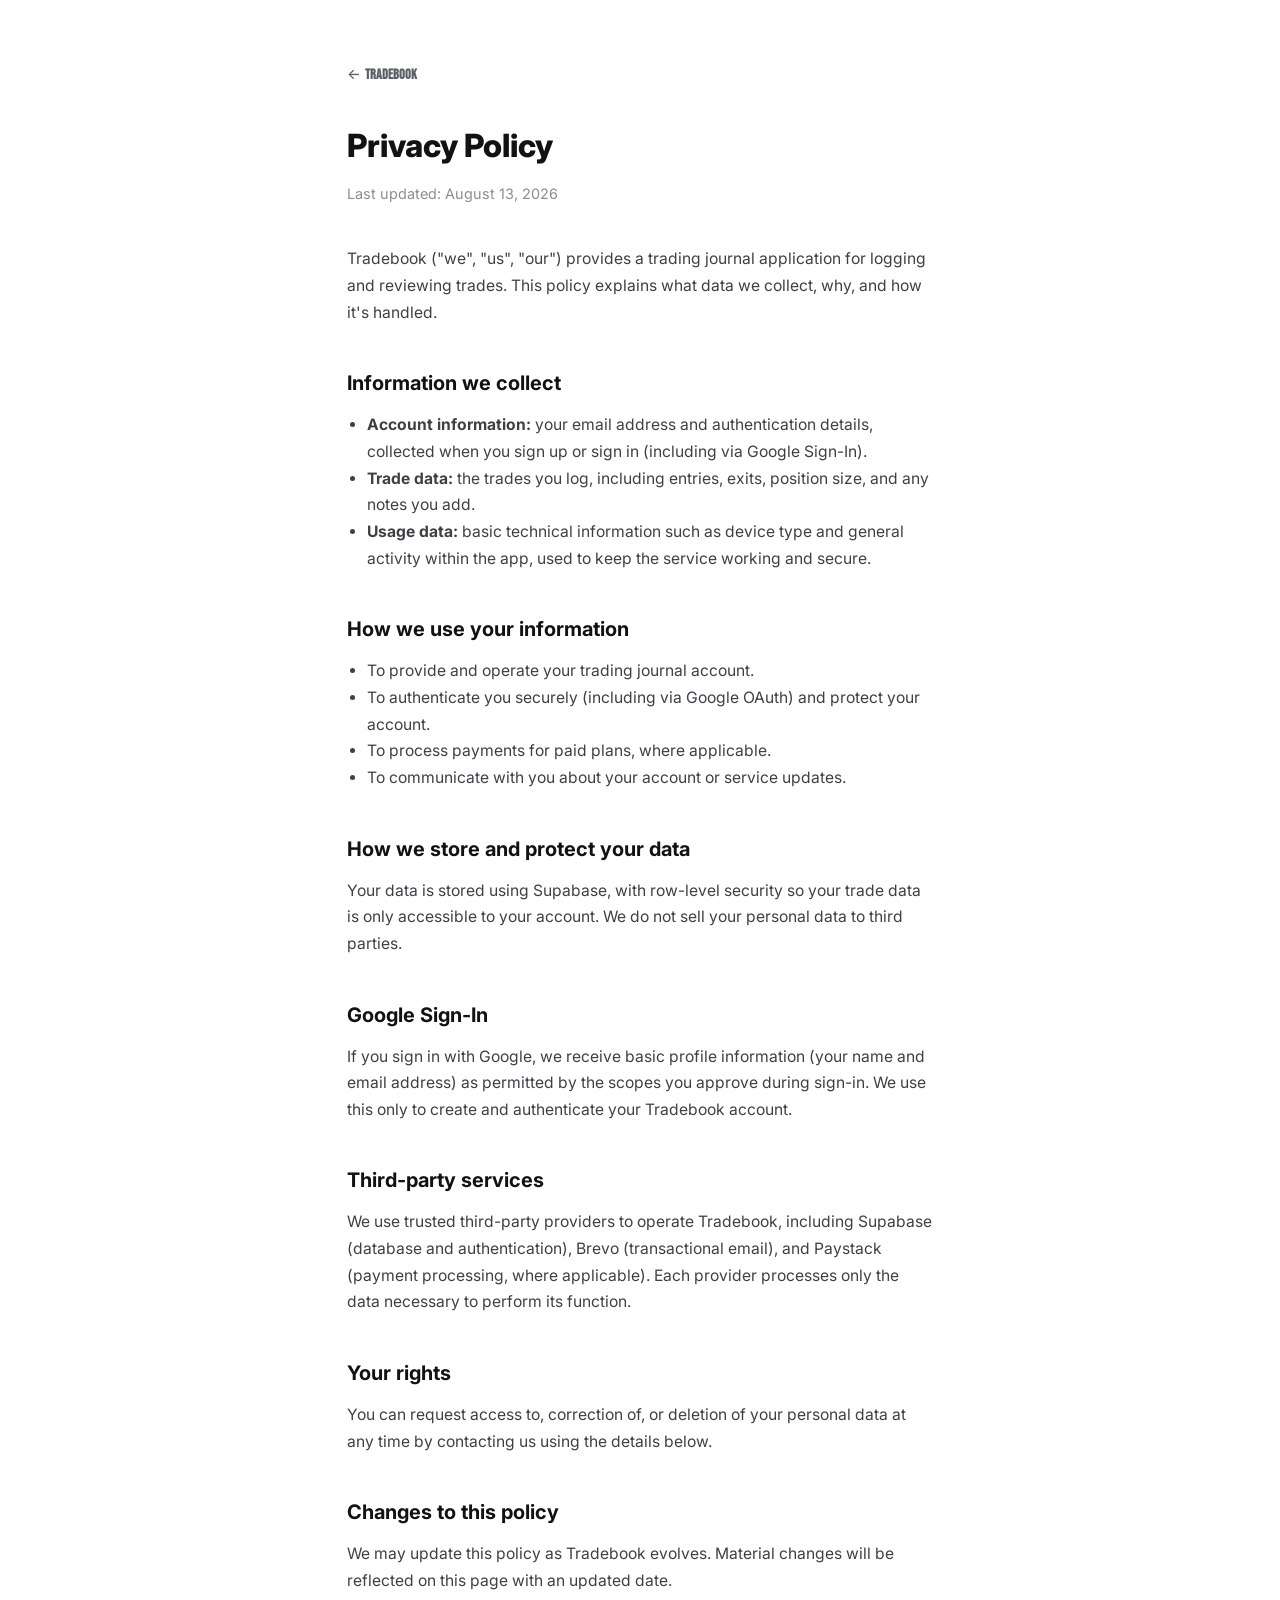
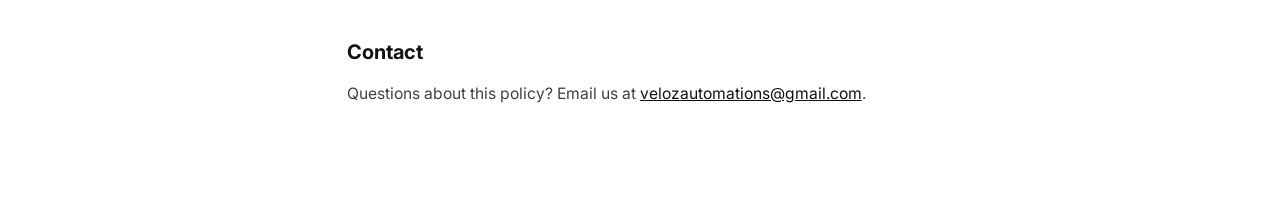
<file: privacy.html>
<!doctype html>
<html lang="en">
  <head>
    <meta charset="UTF-8" />
    <meta name="viewport" content="width=device-width, initial-scale=1.0" />
    <title>Privacy Policy — Tradebook</title>
    <link rel="icon" href="/images/favicon.ico" sizes="any" />
    <link
      rel="icon"
      href="/images/icon-192.png"
      type="image/png"
      sizes="192x192"
    />
    <link rel="apple-touch-icon" href="/images/icon-180.png" />
    <link rel="manifest" href="/manifest.json" />
    <meta name="theme-color" content="#111111" />
    <link rel="preconnect" href="https://fonts.googleapis.com" />
    <link rel="preconnect" href="https://fonts.gstatic.com" crossorigin />
    <link
      href="https://fonts.googleapis.com/css2?family=Bebas+Neue&family=Inter:wght@400;500;600;700&display=swap"
      rel="stylesheet"
    />
    <style>
      * {
        margin: 0;
        padding: 0;
        box-sizing: border-box;
      }
      body {
        font-family:
          "Inter",
          -apple-system,
          BlinkMacSystemFont,
          "Segoe UI",
          Roboto,
          Arial,
          sans-serif;
        background: #ffffff;
        color: #111214;
        line-height: 1.7;
        max-width: 740px;
        margin: 0 auto;
        padding: 60px 6% 100px;
      }
      a {
        color: #111214;
        text-decoration: underline;
      }
      .wordmark {
        font-family: "Bebas Neue", sans-serif;
        font-weight: 800;
      }
      h1 {
        font-size: 2rem;
        margin-bottom: 8px;
        font-weight: 800;
      }
      .updated {
        color: #8a8e94;
        font-size: 0.9rem;
        margin-bottom: 40px;
      }
      h2 {
        font-size: 1.25rem;
        margin-top: 40px;
        margin-bottom: 12px;
        font-weight: 700;
      }
      p,
      li {
        color: #3d4046;
        font-size: 0.98rem;
      }
      ul {
        margin: 12px 0 12px 20px;
      }
      .back {
        display: inline-block;
        margin-bottom: 32px;
        color: #5b5f66;
        text-decoration: none;
        font-size: 0.9rem;
        font-weight: 500;
      }
    </style>
  </head>
  <body>
    <a class="back" href="index.html"
      >&larr; <span class="wordmark">TRADEBOOK</span></a
    >
    <h1>Privacy Policy</h1>
    <div class="updated">Last updated: August 13, 2026</div>

    <p>
      Tradebook ("we", "us", "our") provides a trading journal application for
      logging and reviewing trades. This policy explains what data we collect,
      why, and how it's handled.
    </p>

    <h2>Information we collect</h2>
    <ul>
      <li>
        <strong>Account information:</strong> your email address and
        authentication details, collected when you sign up or sign in (including
        via Google Sign-In).
      </li>
      <li>
        <strong>Trade data:</strong> the trades you log, including entries,
        exits, position size, and any notes you add.
      </li>
      <li>
        <strong>Usage data:</strong> basic technical information such as device
        type and general activity within the app, used to keep the service
        working and secure.
      </li>
    </ul>

    <h2>How we use your information</h2>
    <ul>
      <li>To provide and operate your trading journal account.</li>
      <li>
        To authenticate you securely (including via Google OAuth) and protect
        your account.
      </li>
      <li>To process payments for paid plans, where applicable.</li>
      <li>To communicate with you about your account or service updates.</li>
    </ul>

    <h2>How we store and protect your data</h2>
    <p>
      Your data is stored using Supabase, with row-level security so your trade
      data is only accessible to your account. We do not sell your personal data
      to third parties.
    </p>

    <h2>Google Sign-In</h2>
    <p>
      If you sign in with Google, we receive basic profile information (your
      name and email address) as permitted by the scopes you approve during
      sign-in. We use this only to create and authenticate your Tradebook
      account.
    </p>

    <h2>Third-party services</h2>
    <p>
      We use trusted third-party providers to operate Tradebook, including
      Supabase (database and authentication), Brevo (transactional email), and
      Paystack (payment processing, where applicable). Each provider processes
      only the data necessary to perform its function.
    </p>

    <h2>Your rights</h2>
    <p>
      You can request access to, correction of, or deletion of your personal
      data at any time by contacting us using the details below.
    </p>

    <h2>Changes to this policy</h2>
    <p>
      We may update this policy as Tradebook evolves. Material changes will be
      reflected on this page with an updated date.
    </p>

    <h2>Contact</h2>
    <p>
      Questions about this policy? Email us at
      <a href="mailto:velozautomations@gmail.com">velozautomations@gmail.com</a
      >.
    </p>
  </body>
</html>
</file>
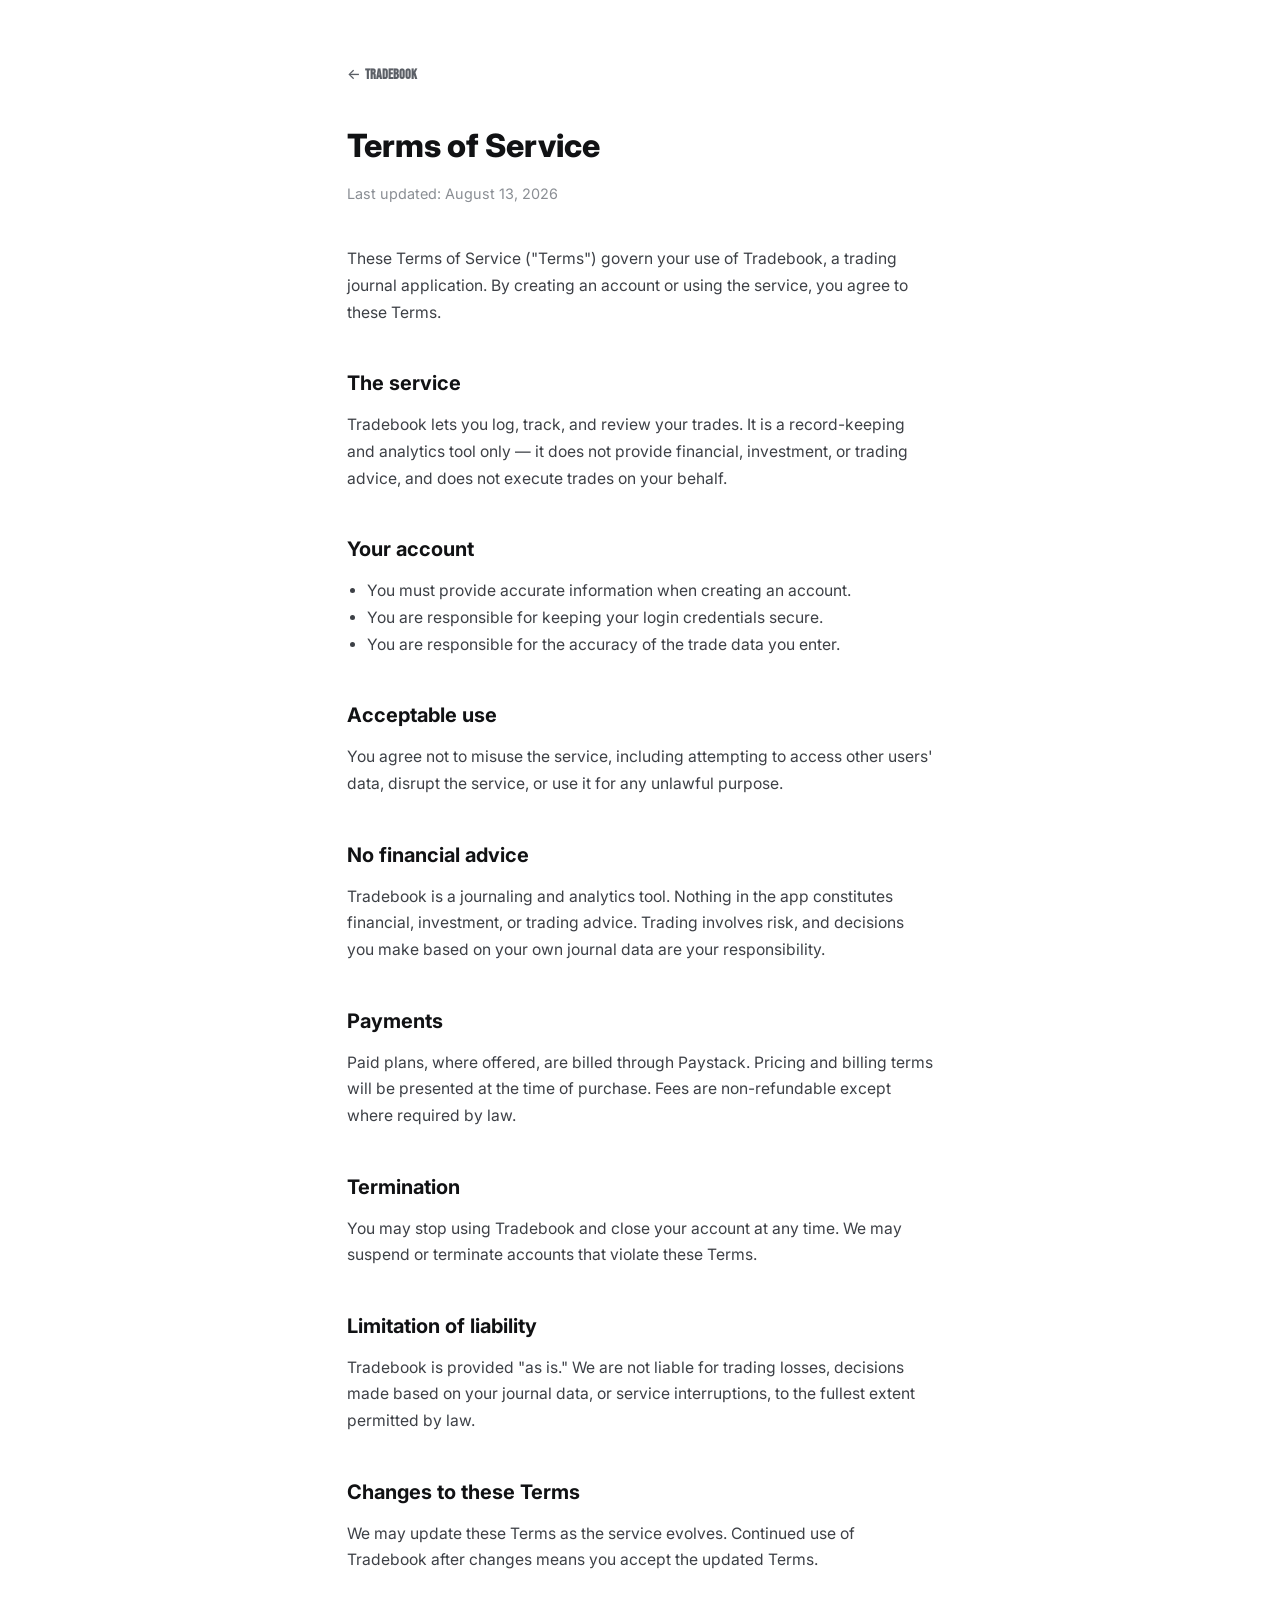
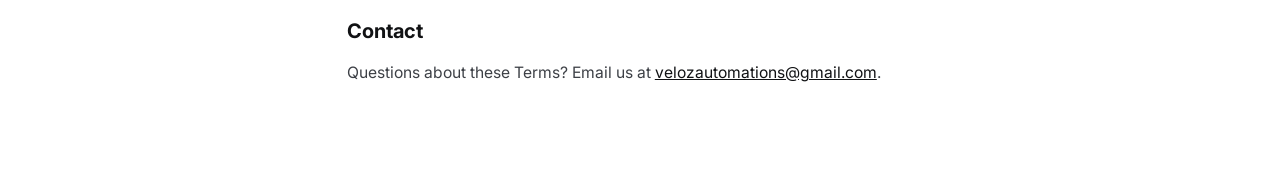
<file: terms.html>
<!doctype html>
<html lang="en">
  <head>
    <meta charset="UTF-8" />
    <meta name="viewport" content="width=device-width, initial-scale=1.0" />
    <title>Terms of Service — Tradebook</title>
    <link rel="icon" href="/images/favicon.ico" sizes="any" />
    <link
      rel="icon"
      href="/images/icon-192.png"
      type="image/png"
      sizes="192x192"
    />
    <link rel="apple-touch-icon" href="/images/icon-180.png" />
    <link rel="manifest" href="/manifest.json" />
    <meta name="theme-color" content="#111111" />
    <link rel="preconnect" href="https://fonts.googleapis.com" />
    <link rel="preconnect" href="https://fonts.gstatic.com" crossorigin />
    <link
      href="https://fonts.googleapis.com/css2?family=Bebas+Neue&family=Inter:wght@400;500;600;700&display=swap"
      rel="stylesheet"
    />
    <style>
      * {
        margin: 0;
        padding: 0;
        box-sizing: border-box;
      }
      body {
        font-family:
          "Inter",
          -apple-system,
          BlinkMacSystemFont,
          "Segoe UI",
          Roboto,
          Arial,
          sans-serif;
        background: #ffffff;
        color: #111214;
        line-height: 1.7;
        max-width: 740px;
        margin: 0 auto;
        padding: 60px 6% 100px;
      }
      a {
        color: #111214;
        text-decoration: underline;
      }
      .wordmark {
        font-family: "Bebas Neue", sans-serif;
        font-weight: 800;
      }
      h1 {
        font-size: 2rem;
        margin-bottom: 8px;
        font-weight: 800;
      }
      .updated {
        color: #8a8e94;
        font-size: 0.9rem;
        margin-bottom: 40px;
      }
      h2 {
        font-size: 1.25rem;
        margin-top: 40px;
        margin-bottom: 12px;
        font-weight: 700;
      }
      p,
      li {
        color: #3d4046;
        font-size: 0.98rem;
      }
      ul {
        margin: 12px 0 12px 20px;
      }
      .back {
        display: inline-block;
        margin-bottom: 32px;
        color: #5b5f66;
        text-decoration: none;
        font-size: 0.9rem;
        font-weight: 500;
      }
    </style>
  </head>
  <body>
    <a class="back" href="index.html"
      >&larr; <span class="wordmark">TRADEBOOK</span></a
    >
    <h1>Terms of Service</h1>
    <div class="updated">Last updated: August 13, 2026</div>

    <p>
      These Terms of Service ("Terms") govern your use of Tradebook, a trading
      journal application. By creating an account or using the service, you
      agree to these Terms.
    </p>

    <h2>The service</h2>
    <p>
      Tradebook lets you log, track, and review your trades. It is a
      record-keeping and analytics tool only — it does not provide financial,
      investment, or trading advice, and does not execute trades on your behalf.
    </p>

    <h2>Your account</h2>
    <ul>
      <li>You must provide accurate information when creating an account.</li>
      <li>You are responsible for keeping your login credentials secure.</li>
      <li>You are responsible for the accuracy of the trade data you enter.</li>
    </ul>

    <h2>Acceptable use</h2>
    <p>
      You agree not to misuse the service, including attempting to access other
      users' data, disrupt the service, or use it for any unlawful purpose.
    </p>

    <h2>No financial advice</h2>
    <p>
      Tradebook is a journaling and analytics tool. Nothing in the app
      constitutes financial, investment, or trading advice. Trading involves
      risk, and decisions you make based on your own journal data are your
      responsibility.
    </p>

    <h2>Payments</h2>
    <p>
      Paid plans, where offered, are billed through Paystack. Pricing and
      billing terms will be presented at the time of purchase. Fees are
      non-refundable except where required by law.
    </p>

    <h2>Termination</h2>
    <p>
      You may stop using Tradebook and close your account at any time. We may
      suspend or terminate accounts that violate these Terms.
    </p>

    <h2>Limitation of liability</h2>
    <p>
      Tradebook is provided "as is." We are not liable for trading losses,
      decisions made based on your journal data, or service interruptions, to
      the fullest extent permitted by law.
    </p>

    <h2>Changes to these Terms</h2>
    <p>
      We may update these Terms as the service evolves. Continued use of
      Tradebook after changes means you accept the updated Terms.
    </p>

    <h2>Contact</h2>
    <p>
      Questions about these Terms? Email us at
      <a href="mailto:velozautomations@gmail.com">velozautomations@gmail.com</a
      >.
    </p>
  </body>
</html>
</file>
